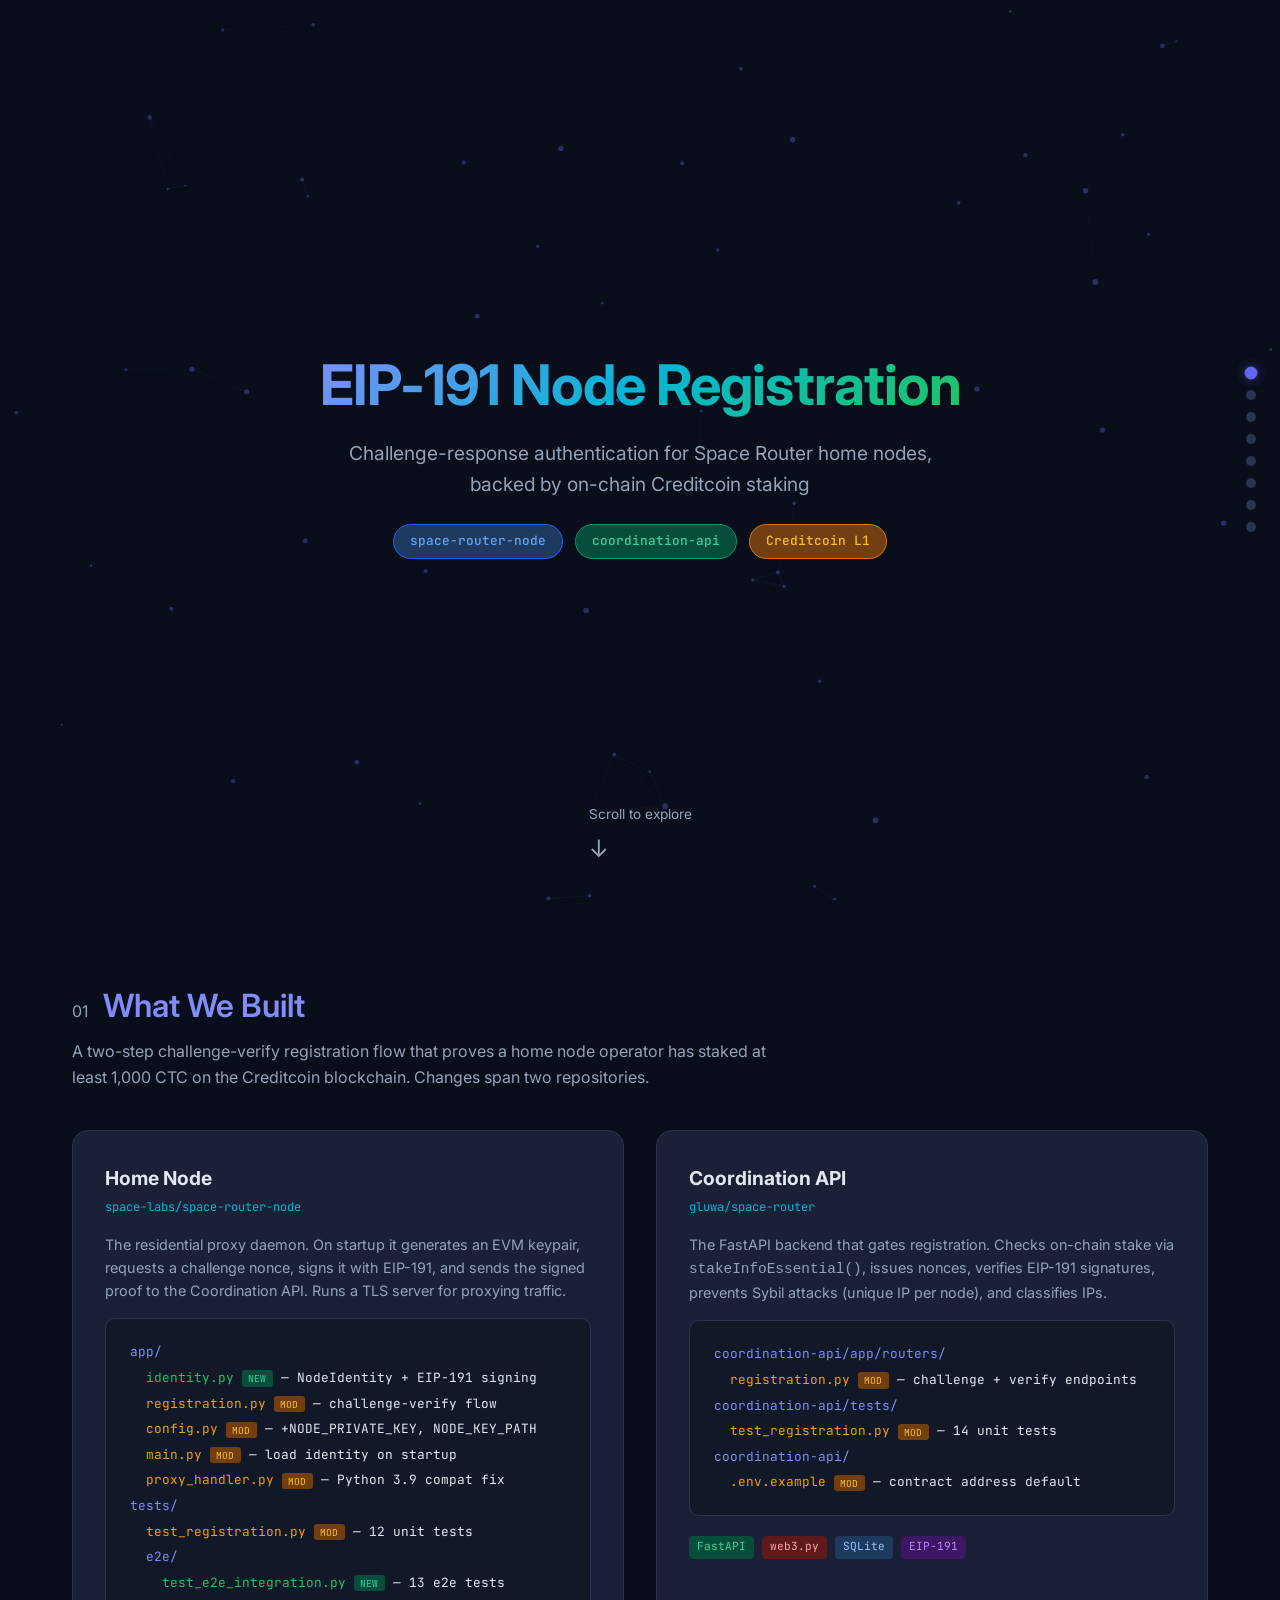
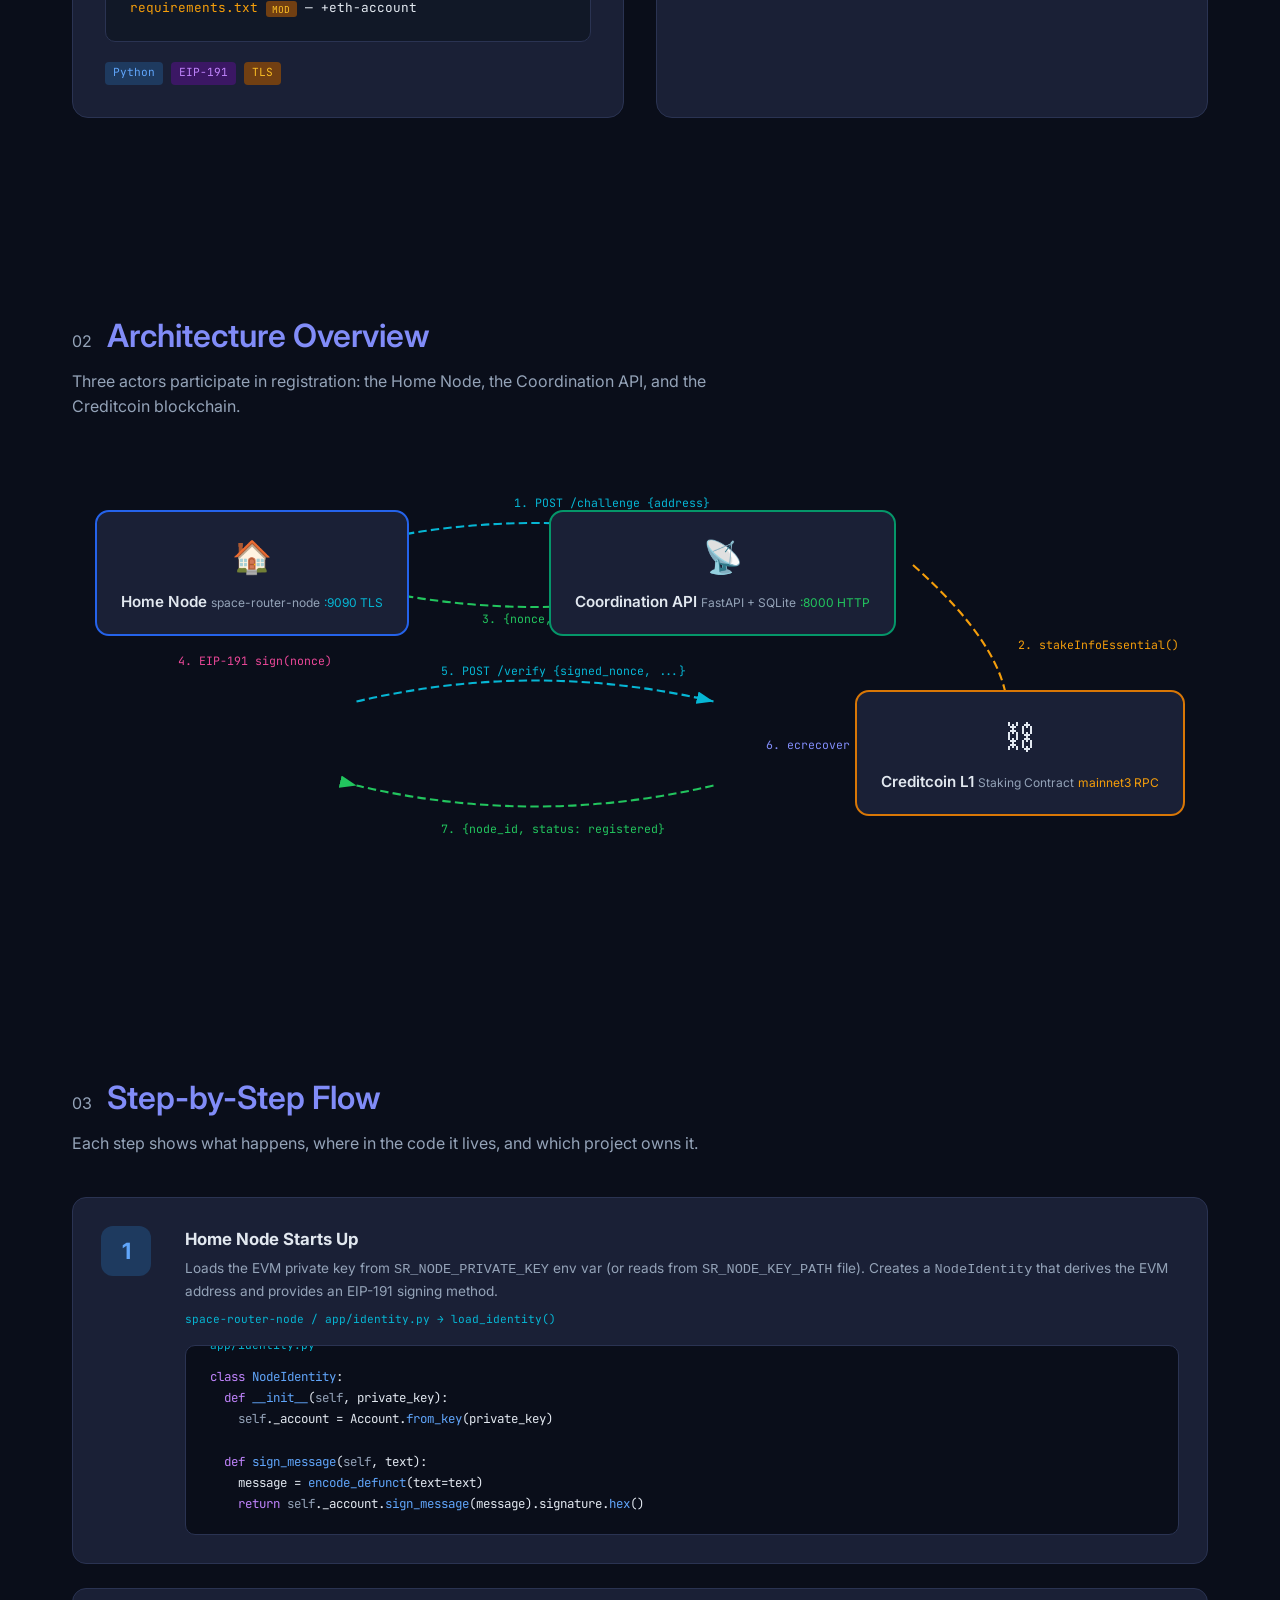
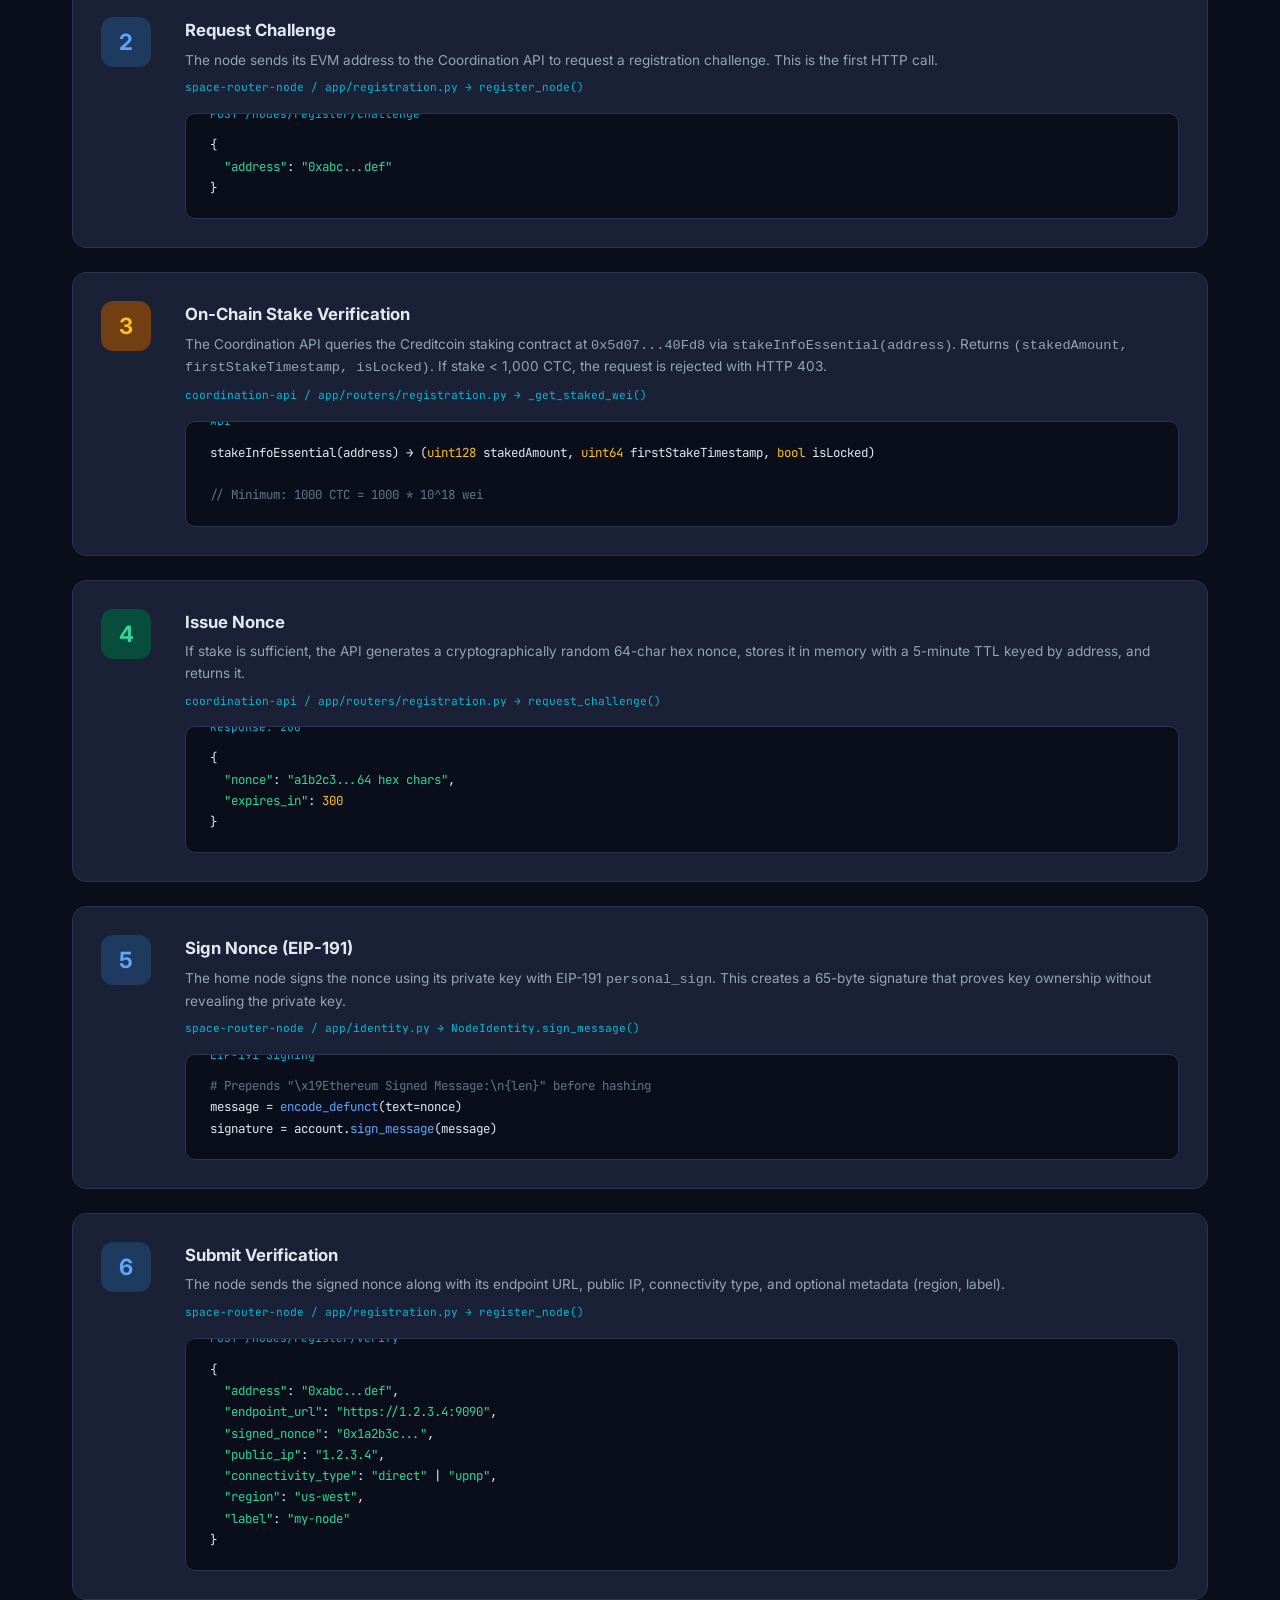
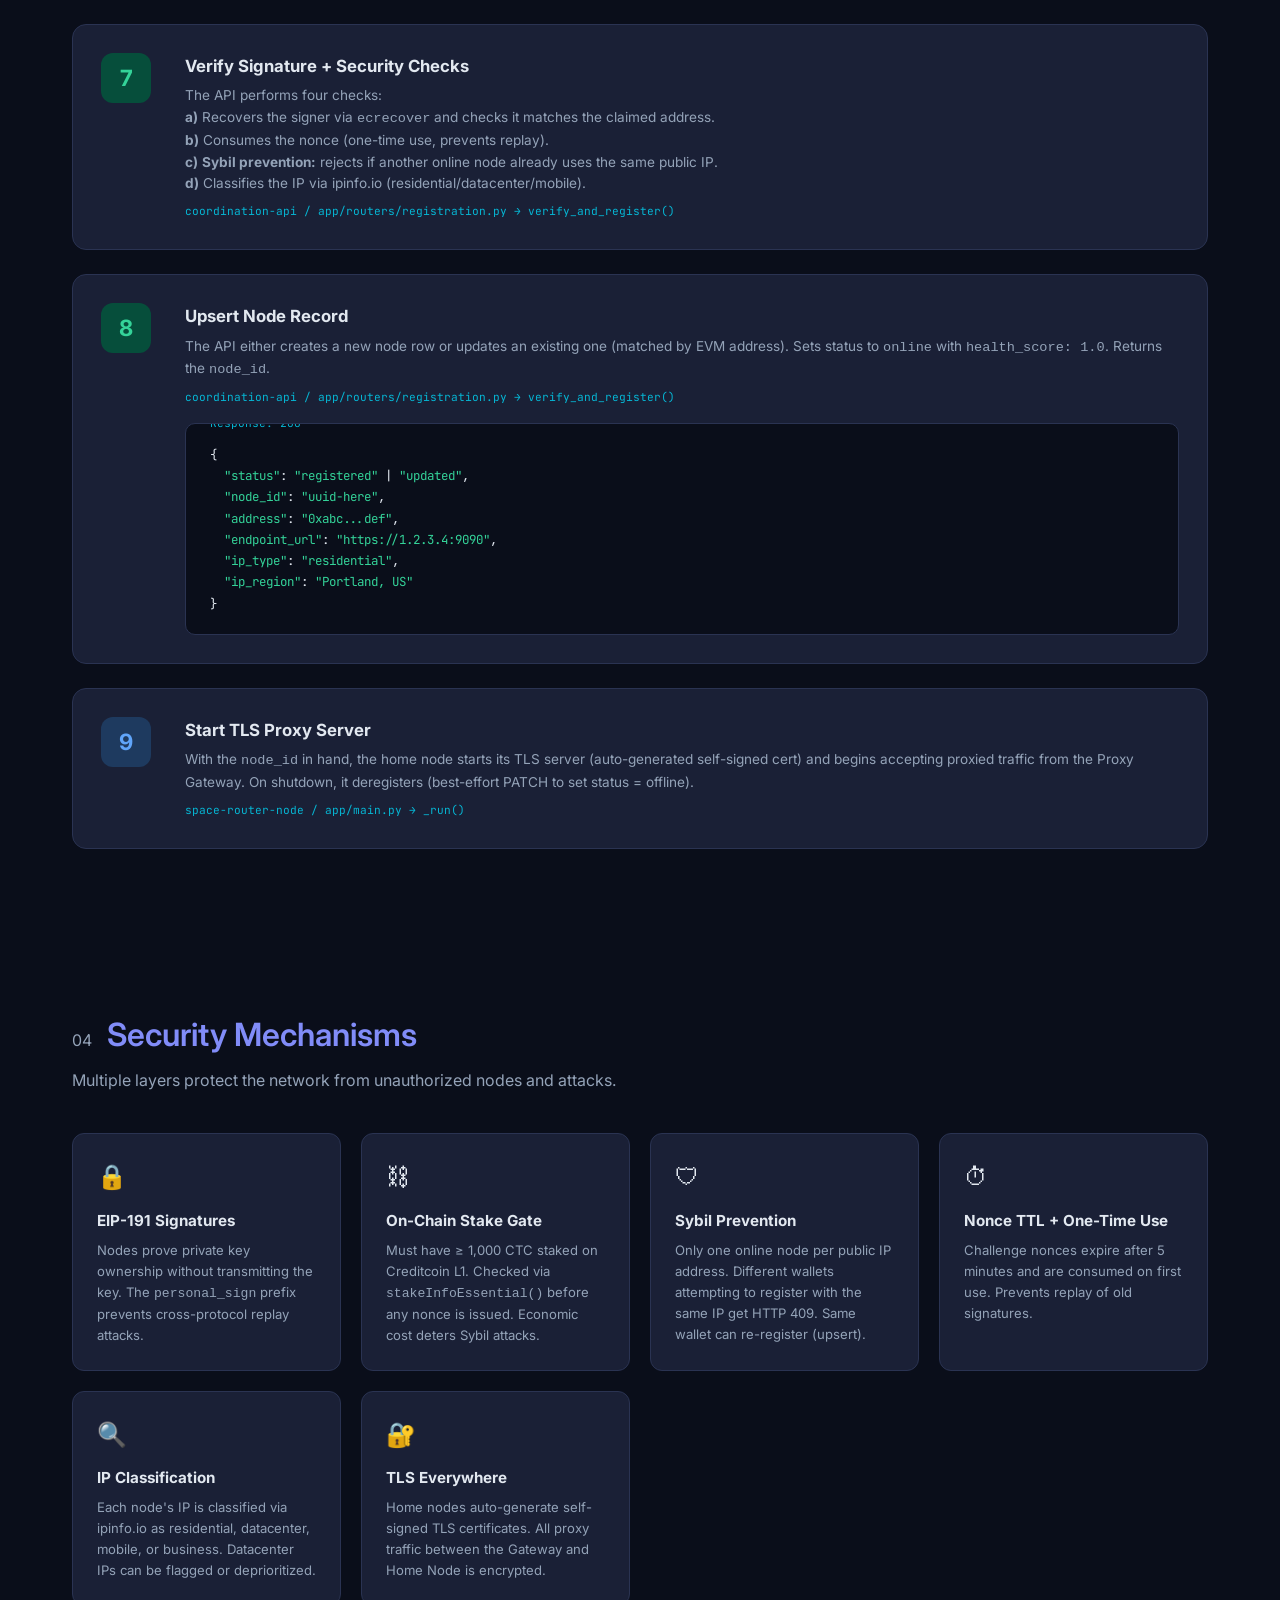
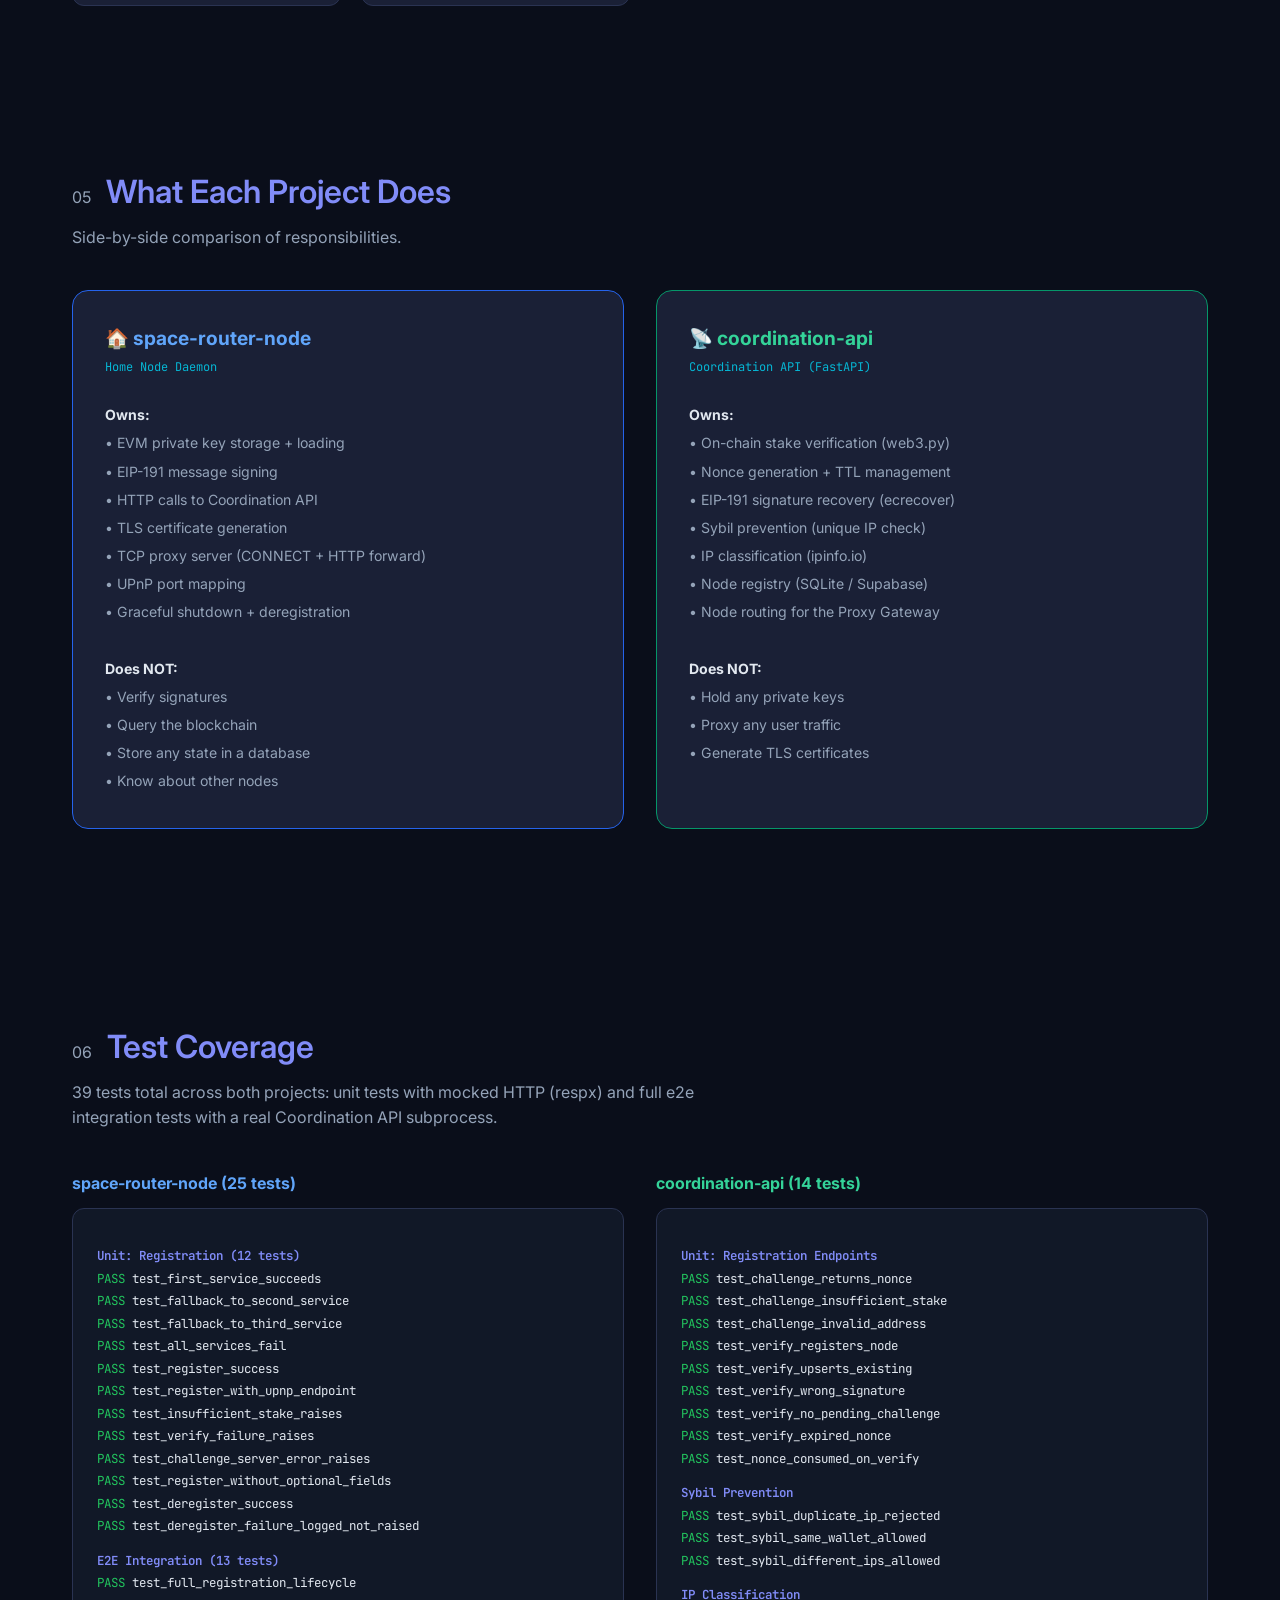
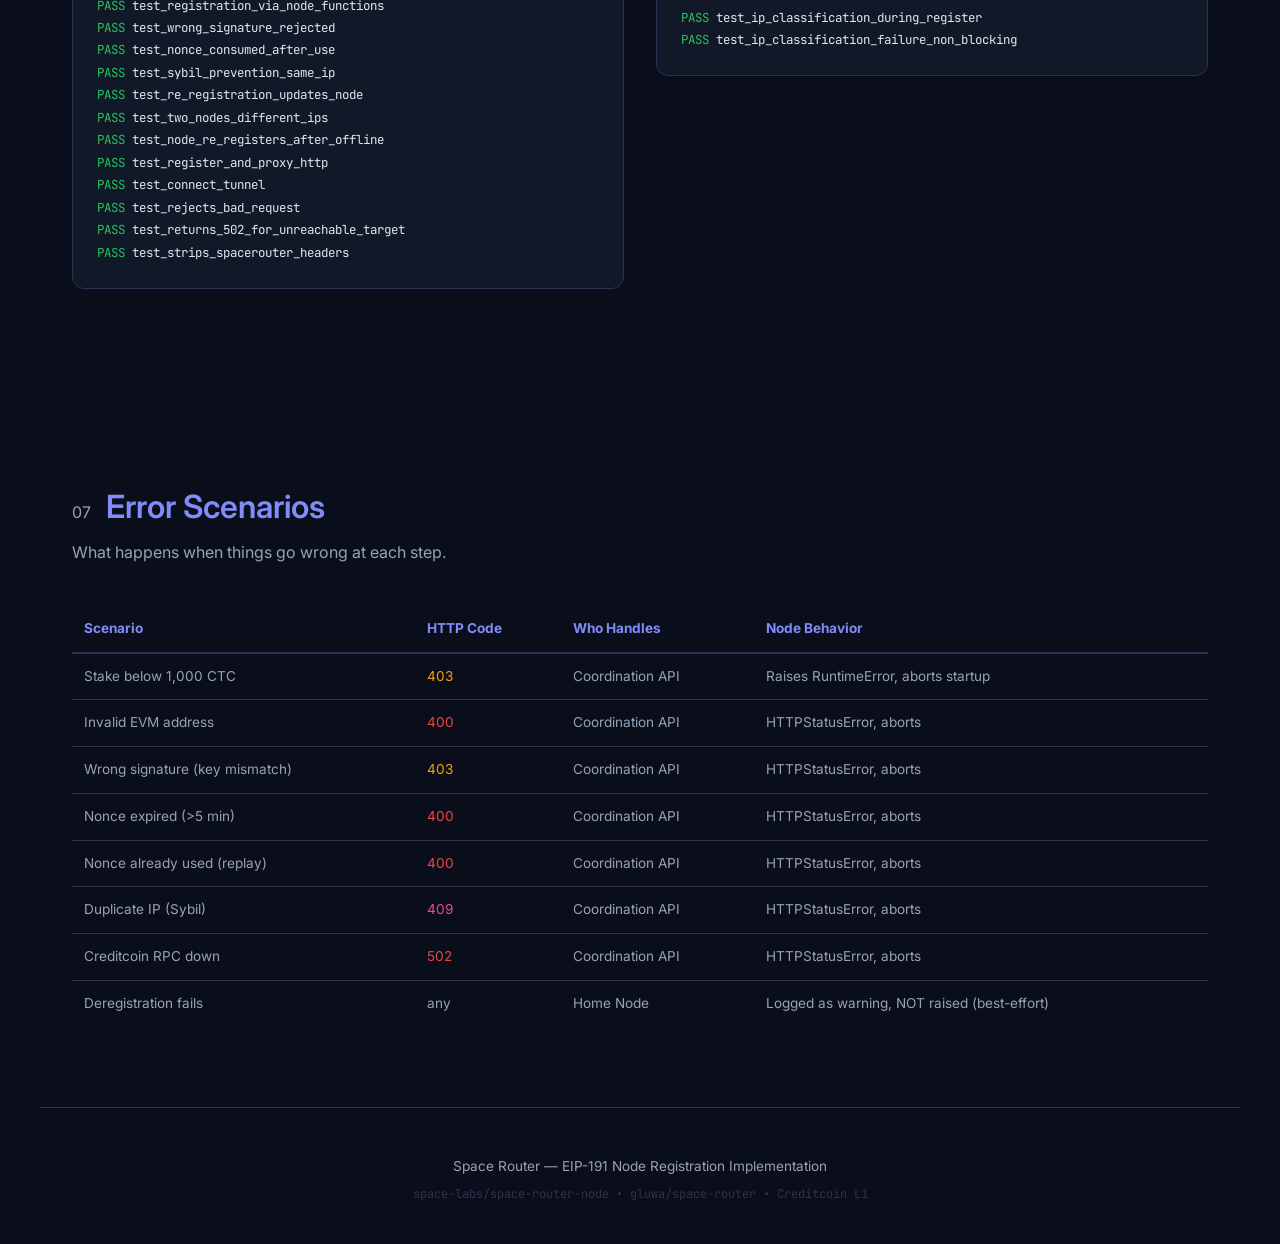
<file: docs/eip191-registration-flow.html>
<!DOCTYPE html>
<html lang="en">
<head>
<meta charset="UTF-8">
<meta name="viewport" content="width=device-width, initial-scale=1.0">
<title>EIP-191 Node Registration — Implementation Guide</title>
<style>
  @import url('https://fonts.googleapis.com/css2?family=Inter:wght@300;400;500;600;700&family=JetBrains+Mono:wght@400;500&display=swap');

  :root {
    --bg: #0a0e1a;
    --bg2: #111827;
    --card: #1a2036;
    --border: #2a3352;
    --accent: #6366f1;
    --accent2: #818cf8;
    --green: #22c55e;
    --orange: #f59e0b;
    --red: #ef4444;
    --cyan: #06b6d4;
    --pink: #ec4899;
    --text: #e2e8f0;
    --muted: #94a3b8;
    --yellow: #eab308;
  }

  * { margin: 0; padding: 0; box-sizing: border-box; }

  body {
    font-family: 'Inter', sans-serif;
    background: var(--bg);
    color: var(--text);
    overflow-x: hidden;
    line-height: 1.6;
  }

  /* ── Hero ── */
  .hero {
    min-height: 100vh;
    display: flex;
    flex-direction: column;
    align-items: center;
    justify-content: center;
    position: relative;
    overflow: hidden;
  }

  .hero canvas {
    position: absolute;
    top: 0; left: 0;
    width: 100%; height: 100%;
    z-index: 0;
  }

  .hero-content {
    position: relative;
    z-index: 1;
    text-align: center;
    animation: fadeUp 1s ease-out;
  }

  .hero h1 {
    font-size: 3.5rem;
    font-weight: 700;
    background: linear-gradient(135deg, #818cf8, #06b6d4, #22c55e);
    -webkit-background-clip: text;
    -webkit-text-fill-color: transparent;
    margin-bottom: 0.5rem;
    letter-spacing: -1px;
  }

  .hero .subtitle {
    font-size: 1.2rem;
    color: var(--muted);
    margin-bottom: 1rem;
    max-width: 650px;
  }

  .hero .badge-row {
    display: flex;
    gap: 0.75rem;
    justify-content: center;
    flex-wrap: wrap;
    margin-top: 1.5rem;
  }

  .badge {
    padding: 0.4rem 1rem;
    border-radius: 20px;
    font-size: 0.8rem;
    font-weight: 500;
    font-family: 'JetBrains Mono', monospace;
  }

  .badge-node { background: #1e3a5f; color: #60a5fa; border: 1px solid #2563eb; }
  .badge-coord { background: #064e3b; color: #34d399; border: 1px solid #059669; }
  .badge-chain { background: #713f12; color: #fbbf24; border: 1px solid #d97706; }

  .scroll-hint {
    position: absolute;
    bottom: 2rem;
    z-index: 1;
    animation: bounce 2s infinite;
    color: var(--muted);
    font-size: 0.85rem;
    cursor: pointer;
  }

  .scroll-hint span { display: block; margin-top: 0.25rem; font-size: 1.5rem; }

  @keyframes bounce {
    0%, 100% { transform: translateY(0); }
    50% { transform: translateY(8px); }
  }

  @keyframes fadeUp {
    from { opacity: 0; transform: translateY(30px); }
    to { opacity: 1; transform: translateY(0); }
  }

  @keyframes dashflow {
    to { stroke-dashoffset: -12; }
  }

  @keyframes pulse-glow {
    0%, 100% { box-shadow: 0 0 8px rgba(99,102,241,0.3); }
    50% { box-shadow: 0 0 20px rgba(99,102,241,0.6); }
  }

  @keyframes slideIn {
    from { opacity: 0; transform: translateX(-30px); }
    to { opacity: 1; transform: translateX(0); }
  }

  /* ── Sections ── */
  section {
    max-width: 1200px;
    margin: 0 auto;
    padding: 5rem 2rem;
  }

  section h2 {
    font-size: 2rem;
    font-weight: 600;
    margin-bottom: 0.5rem;
    color: var(--accent2);
  }

  section h2 .num {
    color: var(--muted);
    font-weight: 400;
    font-size: 1rem;
    margin-right: 0.5rem;
  }

  .section-sub {
    color: var(--muted);
    margin-bottom: 2.5rem;
    max-width: 700px;
  }

  /* ── Two-column layout ── */
  .two-col {
    display: grid;
    grid-template-columns: 1fr 1fr;
    gap: 2rem;
    margin-bottom: 2rem;
  }

  @media (max-width: 768px) {
    .two-col { grid-template-columns: 1fr; }
    .hero h1 { font-size: 2.2rem; }
  }

  /* ── Repo card ── */
  .repo-card {
    background: var(--card);
    border: 1px solid var(--border);
    border-radius: 16px;
    padding: 2rem;
    transition: border-color 0.3s, transform 0.3s;
  }

  .repo-card:hover {
    border-color: var(--accent);
    transform: translateY(-2px);
  }

  .repo-card h3 {
    font-size: 1.2rem;
    margin-bottom: 0.25rem;
    display: flex;
    align-items: center;
    gap: 0.5rem;
  }

  .repo-card .repo-path {
    font-family: 'JetBrains Mono', monospace;
    font-size: 0.75rem;
    color: var(--cyan);
    margin-bottom: 1rem;
  }

  .repo-card p { font-size: 0.9rem; color: var(--muted); }

  /* ── File tree ── */
  .file-tree {
    background: var(--bg2);
    border-radius: 10px;
    padding: 1.25rem 1.5rem;
    font-family: 'JetBrains Mono', monospace;
    font-size: 0.8rem;
    line-height: 2;
    margin-top: 1rem;
    border: 1px solid var(--border);
    overflow-x: auto;
  }

  .file-tree .new { color: var(--green); }
  .file-tree .modified { color: var(--orange); }
  .file-tree .unchanged { color: var(--muted); }
  .file-tree .dir { color: var(--accent2); }
  .file-tree .badge-sm {
    font-size: 0.6rem;
    padding: 0.1rem 0.4rem;
    border-radius: 3px;
    margin-left: 0.5rem;
  }
  .file-tree .badge-new { background: #064e3b; color: #34d399; }
  .file-tree .badge-mod { background: #713f12; color: #fbbf24; }

  /* ── Animated sequence diagram ── */
  .sequence-container {
    background: var(--bg2);
    border-radius: 16px;
    padding: 2rem;
    border: 1px solid var(--border);
    overflow-x: auto;
    position: relative;
  }

  .seq-actors {
    display: flex;
    justify-content: space-between;
    padding: 0 2rem;
    margin-bottom: 1.5rem;
  }

  .seq-actor {
    text-align: center;
    min-width: 140px;
    font-weight: 600;
    font-size: 0.85rem;
    padding: 0.6rem 1.2rem;
    border-radius: 10px;
    background: var(--card);
    border: 1px solid var(--border);
  }

  .seq-actor.node { border-color: #2563eb; }
  .seq-actor.coord { border-color: #059669; }
  .seq-actor.chain { border-color: #d97706; }

  .seq-lifelines {
    position: relative;
    min-height: 500px;
    display: flex;
    justify-content: space-between;
    padding: 0 2rem;
  }

  .seq-lifeline {
    width: 2px;
    background: var(--border);
    position: relative;
    min-width: 140px;
    display: flex;
    justify-content: center;
  }

  .seq-lifeline::before {
    content: '';
    position: absolute;
    left: 50%;
    transform: translateX(-50%);
    width: 2px;
    height: 100%;
    background: repeating-linear-gradient(
      180deg,
      var(--border) 0px,
      var(--border) 6px,
      transparent 6px,
      transparent 12px
    );
  }

  .seq-messages {
    position: absolute;
    top: 0;
    left: 0;
    width: 100%;
    height: 100%;
    pointer-events: none;
  }

  .seq-msg {
    position: absolute;
    display: flex;
    align-items: center;
    opacity: 0;
    transition: opacity 0.5s ease;
    pointer-events: auto;
  }

  .seq-msg.visible { opacity: 1; }

  .seq-msg .arrow-line {
    height: 2px;
    flex: 1;
    position: relative;
  }

  .seq-msg .arrow-line::after {
    content: '';
    position: absolute;
    right: -1px;
    top: -4px;
    border: 5px solid transparent;
  }

  .seq-msg.right .arrow-line {
    background: linear-gradient(90deg, var(--cyan), var(--accent));
  }
  .seq-msg.right .arrow-line::after {
    border-left-color: var(--accent);
  }

  .seq-msg.left .arrow-line {
    background: linear-gradient(90deg, var(--accent), var(--green));
  }
  .seq-msg.left .arrow-line::after {
    right: auto;
    left: -1px;
    border-right-color: var(--green);
    border-left-color: transparent;
  }

  .seq-label {
    position: absolute;
    top: -22px;
    font-size: 0.72rem;
    font-family: 'JetBrains Mono', monospace;
    white-space: nowrap;
    padding: 0.15rem 0.5rem;
    border-radius: 4px;
    background: var(--card);
    border: 1px solid var(--border);
  }

  .seq-label.above { top: -22px; }

  /* ── Step cards ── */
  .step-cards {
    display: flex;
    flex-direction: column;
    gap: 1.5rem;
  }

  .step-card {
    display: grid;
    grid-template-columns: 60px 1fr;
    gap: 1.5rem;
    background: var(--card);
    border: 1px solid var(--border);
    border-radius: 14px;
    padding: 1.75rem;
    opacity: 0;
    transform: translateY(20px);
    transition: all 0.5s ease;
  }

  .step-card.visible {
    opacity: 1;
    transform: translateY(0);
  }

  .step-card:hover {
    border-color: var(--accent);
  }

  .step-num {
    width: 50px;
    height: 50px;
    border-radius: 12px;
    display: flex;
    align-items: center;
    justify-content: center;
    font-size: 1.4rem;
    font-weight: 700;
    flex-shrink: 0;
  }

  .step-num.node-step { background: #1e3a5f; color: #60a5fa; }
  .step-num.coord-step { background: #064e3b; color: #34d399; }
  .step-num.chain-step { background: #713f12; color: #fbbf24; }
  .step-num.both-step { background: #3b1764; color: #c084fc; }

  .step-card h3 { font-size: 1.05rem; margin-bottom: 0.35rem; }
  .step-card p { font-size: 0.85rem; color: var(--muted); }
  .step-card .where {
    font-family: 'JetBrains Mono', monospace;
    font-size: 0.7rem;
    color: var(--cyan);
    margin-top: 0.5rem;
  }

  /* ── Code block ── */
  .code-block {
    background: var(--bg);
    border: 1px solid var(--border);
    border-radius: 10px;
    padding: 1.25rem 1.5rem;
    font-family: 'JetBrains Mono', monospace;
    font-size: 0.78rem;
    line-height: 1.7;
    overflow-x: auto;
    margin-top: 1rem;
    position: relative;
  }

  .code-block .code-title {
    position: absolute;
    top: -0.6rem;
    left: 1rem;
    background: var(--bg);
    padding: 0 0.5rem;
    font-size: 0.7rem;
    color: var(--cyan);
  }

  .code-block .kw { color: #c084fc; }
  .code-block .fn { color: #60a5fa; }
  .code-block .str { color: #34d399; }
  .code-block .cmt { color: #64748b; }
  .code-block .num { color: #fbbf24; }
  .code-block .op { color: #94a3b8; }

  /* ── Security matrix ── */
  .security-grid {
    display: grid;
    grid-template-columns: repeat(auto-fit, minmax(260px, 1fr));
    gap: 1.25rem;
  }

  .sec-card {
    background: var(--card);
    border: 1px solid var(--border);
    border-radius: 12px;
    padding: 1.5rem;
    transition: all 0.3s;
  }

  .sec-card:hover { border-color: var(--accent); transform: translateY(-2px); }

  .sec-card .sec-icon { font-size: 1.5rem; margin-bottom: 0.75rem; display: block; }
  .sec-card h4 { font-size: 0.95rem; margin-bottom: 0.4rem; }
  .sec-card p { font-size: 0.82rem; color: var(--muted); }

  /* ── Test results ── */
  .test-results {
    background: var(--bg2);
    border: 1px solid var(--border);
    border-radius: 12px;
    padding: 1.5rem;
    font-family: 'JetBrains Mono', monospace;
    font-size: 0.78rem;
    line-height: 1.8;
  }

  .test-pass { color: var(--green); }
  .test-fail { color: var(--red); }
  .test-section { color: var(--accent2); font-weight: 600; margin-top: 0.75rem; display: block; }

  /* ── Tags ── */
  .tag {
    display: inline-block;
    padding: 0.15rem 0.5rem;
    border-radius: 4px;
    font-size: 0.7rem;
    font-family: 'JetBrains Mono', monospace;
    margin-top: 0.5rem;
    margin-right: 0.25rem;
  }
  .tag-python { background: #1e3a5f; color: #60a5fa; }
  .tag-fastapi { background: #064e3b; color: #34d399; }
  .tag-eip191 { background: #3b1764; color: #c084fc; }
  .tag-tls { background: #713f12; color: #fbbf24; }
  .tag-sqlite { background: #1e3a5f; color: #93c5fd; }
  .tag-web3 { background: #5c1a1a; color: #fca5a5; }

  /* ── Footer ── */
  footer {
    text-align: center;
    padding: 3rem 2rem;
    color: var(--muted);
    font-size: 0.85rem;
    border-top: 1px solid var(--border);
    max-width: 1200px;
    margin: 0 auto;
  }

  /* ── Interactive flow ── */
  .interactive-flow {
    position: relative;
    min-height: 420px;
    margin: 2rem 0;
  }

  .flow-entity {
    position: absolute;
    background: var(--card);
    border: 2px solid var(--border);
    border-radius: 14px;
    padding: 1.2rem 1.5rem;
    text-align: center;
    min-width: 180px;
    transition: all 0.3s;
    cursor: default;
  }

  .flow-entity:hover {
    border-color: var(--accent);
    transform: scale(1.03);
  }

  .flow-entity .entity-icon { font-size: 2rem; margin-bottom: 0.4rem; display: block; }
  .flow-entity .entity-name { font-weight: 600; font-size: 0.95rem; }
  .flow-entity .entity-detail { font-size: 0.75rem; color: var(--muted); margin-top: 0.2rem; }

  .flow-entity.home-node { border-color: #2563eb; }
  .flow-entity.coord-api { border-color: #059669; }
  .flow-entity.blockchain { border-color: #d97706; }
  .flow-entity.target { border-color: #7c3aed; }
  .flow-entity.gateway { border-color: #ec4899; }

  /* ── Animated arrows in SVG overlay ── */
  .flow-svg {
    position: absolute;
    top: 0; left: 0;
    width: 100%; height: 100%;
    pointer-events: none;
  }

  .flow-svg .arrow-path {
    stroke-width: 2;
    fill: none;
    stroke-dasharray: 8 4;
    animation: dashflow 1s linear infinite;
  }

  .flow-svg .arrow-head {
    fill: var(--accent);
  }

  /* ── Tooltip ── */
  .tooltip {
    position: relative;
  }

  .tooltip .tip-text {
    visibility: hidden;
    background: var(--card);
    border: 1px solid var(--accent);
    color: var(--text);
    text-align: left;
    border-radius: 8px;
    padding: 0.75rem 1rem;
    position: absolute;
    z-index: 10;
    bottom: 110%;
    left: 50%;
    transform: translateX(-50%);
    width: 280px;
    font-size: 0.78rem;
    font-weight: 400;
    opacity: 0;
    transition: opacity 0.3s;
    pointer-events: none;
  }

  .tooltip:hover .tip-text {
    visibility: visible;
    opacity: 1;
  }

  /* ── Nav dots ── */
  .nav-dots {
    position: fixed;
    right: 1.5rem;
    top: 50%;
    transform: translateY(-50%);
    z-index: 100;
    display: flex;
    flex-direction: column;
    gap: 0.75rem;
  }

  .nav-dot {
    width: 10px;
    height: 10px;
    border-radius: 50%;
    background: var(--border);
    cursor: pointer;
    transition: all 0.3s;
  }

  .nav-dot.active {
    background: var(--accent);
    box-shadow: 0 0 8px rgba(99,102,241,0.5);
    transform: scale(1.3);
  }
</style>
</head>
<body>

<!-- Nav dots -->
<div class="nav-dots" id="navDots"></div>

<!-- ═══════════════════════════════════════════════════════════════════ -->
<!-- HERO -->
<!-- ═══════════════════════════════════════════════════════════════════ -->
<div class="hero" id="sec-hero">
  <canvas id="heroCanvas"></canvas>
  <div class="hero-content">
    <h1>EIP-191 Node Registration</h1>
    <p class="subtitle">
      Challenge-response authentication for Space Router home nodes,
      backed by on-chain Creditcoin staking
    </p>
    <div class="badge-row">
      <span class="badge badge-node">space-router-node</span>
      <span class="badge badge-coord">coordination-api</span>
      <span class="badge badge-chain">Creditcoin L1</span>
    </div>
  </div>
  <div class="scroll-hint" onclick="document.getElementById('sec-overview').scrollIntoView({behavior:'smooth'})">
    Scroll to explore
    <span>&darr;</span>
  </div>
</div>

<!-- ═══════════════════════════════════════════════════════════════════ -->
<!-- 1. OVERVIEW -->
<!-- ═══════════════════════════════════════════════════════════════════ -->
<section id="sec-overview">
  <h2><span class="num">01</span> What We Built</h2>
  <p class="section-sub">
    A two-step challenge-verify registration flow that proves a home node operator
    has staked at least 1,000 CTC on the Creditcoin blockchain. Changes span two repositories.
  </p>

  <div class="two-col">
    <div class="repo-card">
      <h3>Home Node</h3>
      <div class="repo-path">space-labs/space-router-node</div>
      <p>
        The residential proxy daemon. On startup it generates an EVM keypair,
        requests a challenge nonce, signs it with EIP-191, and sends the
        signed proof to the Coordination API. Runs a TLS server for
        proxying traffic.
      </p>
      <div class="file-tree">
        <span class="dir">app/</span><br>
        &nbsp;&nbsp;<span class="new">identity.py</span><span class="badge-sm badge-new">NEW</span> &mdash; NodeIdentity + EIP-191 signing<br>
        &nbsp;&nbsp;<span class="modified">registration.py</span><span class="badge-sm badge-mod">MOD</span> &mdash; challenge-verify flow<br>
        &nbsp;&nbsp;<span class="modified">config.py</span><span class="badge-sm badge-mod">MOD</span> &mdash; +NODE_PRIVATE_KEY, NODE_KEY_PATH<br>
        &nbsp;&nbsp;<span class="modified">main.py</span><span class="badge-sm badge-mod">MOD</span> &mdash; load identity on startup<br>
        &nbsp;&nbsp;<span class="modified">proxy_handler.py</span><span class="badge-sm badge-mod">MOD</span> &mdash; Python 3.9 compat fix<br>
        <span class="dir">tests/</span><br>
        &nbsp;&nbsp;<span class="modified">test_registration.py</span><span class="badge-sm badge-mod">MOD</span> &mdash; 12 unit tests<br>
        &nbsp;&nbsp;<span class="dir">e2e/</span><br>
        &nbsp;&nbsp;&nbsp;&nbsp;<span class="new">test_e2e_integration.py</span><span class="badge-sm badge-new">NEW</span> &mdash; 13 e2e tests<br>
        <span class="modified">requirements.txt</span><span class="badge-sm badge-mod">MOD</span> &mdash; +eth-account
      </div>
      <div style="margin-top:0.75rem">
        <span class="tag tag-python">Python</span>
        <span class="tag tag-eip191">EIP-191</span>
        <span class="tag tag-tls">TLS</span>
      </div>
    </div>

    <div class="repo-card">
      <h3>Coordination API</h3>
      <div class="repo-path">gluwa/space-router</div>
      <p>
        The FastAPI backend that gates registration. Checks on-chain stake via
        <code>stakeInfoEssential()</code>, issues nonces, verifies EIP-191
        signatures, prevents Sybil attacks (unique IP per node), and classifies IPs.
      </p>
      <div class="file-tree">
        <span class="dir">coordination-api/app/routers/</span><br>
        &nbsp;&nbsp;<span class="modified">registration.py</span><span class="badge-sm badge-mod">MOD</span> &mdash; challenge + verify endpoints<br>
        <span class="dir">coordination-api/tests/</span><br>
        &nbsp;&nbsp;<span class="modified">test_registration.py</span><span class="badge-sm badge-mod">MOD</span> &mdash; 14 unit tests<br>
        <span class="dir">coordination-api/</span><br>
        &nbsp;&nbsp;<span class="modified">.env.example</span><span class="badge-sm badge-mod">MOD</span> &mdash; contract address default
      </div>
      <div style="margin-top:0.75rem">
        <span class="tag tag-fastapi">FastAPI</span>
        <span class="tag tag-web3">web3.py</span>
        <span class="tag tag-sqlite">SQLite</span>
        <span class="tag tag-eip191">EIP-191</span>
      </div>
    </div>
  </div>
</section>

<!-- ═══════════════════════════════════════════════════════════════════ -->
<!-- 2. ARCHITECTURE FLOW -->
<!-- ═══════════════════════════════════════════════════════════════════ -->
<section id="sec-arch">
  <h2><span class="num">02</span> Architecture Overview</h2>
  <p class="section-sub">
    Three actors participate in registration: the Home Node, the Coordination API,
    and the Creditcoin blockchain.
  </p>

  <div class="interactive-flow" id="archFlow">
    <svg class="flow-svg" viewBox="0 0 1000 400" preserveAspectRatio="xMidYMid meet">
      <!-- Node -> Coord: Challenge -->
      <path class="arrow-path" stroke="var(--cyan)" d="M 230 80 Q 400 40, 570 80" marker-end="url(#arrowCyan)"/>
      <text x="380" y="45" fill="var(--cyan)" font-size="11" font-family="JetBrains Mono">1. POST /challenge {address}</text>

      <!-- Coord -> Chain: Stake check -->
      <path class="arrow-path" stroke="var(--orange)" d="M 760 100 Q 850 180, 850 240" marker-end="url(#arrowOrange)"/>
      <text x="860" y="180" fill="var(--orange)" font-size="11" font-family="JetBrains Mono">2. stakeInfoEssential()</text>

      <!-- Coord -> Node: Nonce -->
      <path class="arrow-path" stroke="var(--green)" d="M 570 120 Q 400 160, 230 120" marker-end="url(#arrowGreen)"/>
      <text x="350" y="155" fill="var(--green)" font-size="11" font-family="JetBrains Mono">3. {nonce, expires_in}</text>

      <!-- Node signs locally -->
      <text x="60" y="195" fill="var(--pink)" font-size="11" font-family="JetBrains Mono">4. EIP-191 sign(nonce)</text>

      <!-- Node -> Coord: Verify -->
      <path class="arrow-path" stroke="var(--cyan)" d="M 230 230 Q 400 190, 570 230" marker-end="url(#arrowCyan)"/>
      <text x="310" y="205" fill="var(--cyan)" font-size="11" font-family="JetBrains Mono">5. POST /verify {signed_nonce, ...}</text>

      <!-- Coord verifies + upserts -->
      <text x="620" y="275" fill="var(--accent2)" font-size="11" font-family="JetBrains Mono">6. ecrecover + Sybil check + upsert</text>

      <!-- Coord -> Node: Registered -->
      <path class="arrow-path" stroke="var(--green)" d="M 570 310 Q 400 350, 230 310" marker-end="url(#arrowGreen)"/>
      <text x="310" y="355" fill="var(--green)" font-size="11" font-family="JetBrains Mono">7. {node_id, status: registered}</text>

      <defs>
        <marker id="arrowCyan" markerWidth="8" markerHeight="6" refX="8" refY="3" orient="auto">
          <polygon points="0 0, 8 3, 0 6" fill="var(--cyan)"/>
        </marker>
        <marker id="arrowGreen" markerWidth="8" markerHeight="6" refX="0" refY="3" orient="auto">
          <polygon points="8 0, 0 3, 8 6" fill="var(--green)"/>
        </marker>
        <marker id="arrowOrange" markerWidth="8" markerHeight="6" refX="8" refY="3" orient="auto">
          <polygon points="0 0, 8 3, 0 6" fill="var(--orange)"/>
        </marker>
      </defs>
    </svg>

    <div class="flow-entity home-node" style="left:2%; top:50px; min-width:200px;">
      <span class="entity-icon">&#x1f3e0;</span>
      <span class="entity-name">Home Node</span>
      <span class="entity-detail">space-router-node</span>
      <span class="entity-detail" style="color:var(--cyan)">:9090 TLS</span>
    </div>

    <div class="flow-entity coord-api" style="left:42%; top:50px; min-width:210px;">
      <span class="entity-icon">&#x1f4e1;</span>
      <span class="entity-name">Coordination API</span>
      <span class="entity-detail">FastAPI + SQLite</span>
      <span class="entity-detail" style="color:var(--green)">:8000 HTTP</span>
    </div>

    <div class="flow-entity blockchain" style="right:2%; top:230px; min-width:190px;">
      <span class="entity-icon">&#x26d3;</span>
      <span class="entity-name">Creditcoin L1</span>
      <span class="entity-detail">Staking Contract</span>
      <span class="entity-detail" style="color:var(--orange)">mainnet3 RPC</span>
    </div>
  </div>
</section>

<!-- ═══════════════════════════════════════════════════════════════════ -->
<!-- 3. STEP-BY-STEP -->
<!-- ═══════════════════════════════════════════════════════════════════ -->
<section id="sec-steps">
  <h2><span class="num">03</span> Step-by-Step Flow</h2>
  <p class="section-sub">
    Each step shows what happens, where in the code it lives, and which project owns it.
  </p>

  <div class="step-cards">
    <div class="step-card" data-anim>
      <div class="step-num node-step">1</div>
      <div>
        <h3>Home Node Starts Up</h3>
        <p>
          Loads the EVM private key from <code>SR_NODE_PRIVATE_KEY</code> env var
          (or reads from <code>SR_NODE_KEY_PATH</code> file). Creates a <code>NodeIdentity</code>
          that derives the EVM address and provides an EIP-191 signing method.
        </p>
        <div class="where">space-router-node / app/identity.py &rarr; load_identity()</div>
        <div class="code-block">
          <span class="code-title">app/identity.py</span>
          <span class="kw">class</span> <span class="fn">NodeIdentity</span>:<br>
          &nbsp;&nbsp;<span class="kw">def</span> <span class="fn">__init__</span>(<span class="op">self</span>, private_key):<br>
          &nbsp;&nbsp;&nbsp;&nbsp;<span class="op">self</span>._account = Account.<span class="fn">from_key</span>(private_key)<br>
          <br>
          &nbsp;&nbsp;<span class="kw">def</span> <span class="fn">sign_message</span>(<span class="op">self</span>, text):<br>
          &nbsp;&nbsp;&nbsp;&nbsp;message = <span class="fn">encode_defunct</span>(text=text)<br>
          &nbsp;&nbsp;&nbsp;&nbsp;<span class="kw">return</span> <span class="op">self</span>._account.<span class="fn">sign_message</span>(message).signature.<span class="fn">hex</span>()
        </div>
      </div>
    </div>

    <div class="step-card" data-anim>
      <div class="step-num node-step">2</div>
      <div>
        <h3>Request Challenge</h3>
        <p>
          The node sends its EVM address to the Coordination API to request a
          registration challenge. This is the first HTTP call.
        </p>
        <div class="where">space-router-node / app/registration.py &rarr; register_node()</div>
        <div class="code-block">
          <span class="code-title">POST /nodes/register/challenge</span>
          {<br>
          &nbsp;&nbsp;<span class="str">"address"</span>: <span class="str">"0xabc...def"</span><br>
          }
        </div>
      </div>
    </div>

    <div class="step-card" data-anim>
      <div class="step-num chain-step">3</div>
      <div>
        <h3>On-Chain Stake Verification</h3>
        <p>
          The Coordination API queries the Creditcoin staking contract at
          <code>0x5d07...40Fd8</code> via <code>stakeInfoEssential(address)</code>.
          Returns <code>(stakedAmount, firstStakeTimestamp, isLocked)</code>.
          If stake &lt; 1,000 CTC, the request is rejected with HTTP 403.
        </p>
        <div class="where">coordination-api / app/routers/registration.py &rarr; _get_staked_wei()</div>
        <div class="code-block">
          <span class="code-title">ABI</span>
          stakeInfoEssential(address) &rarr; (<span class="num">uint128</span> stakedAmount, <span class="num">uint64</span> firstStakeTimestamp, <span class="num">bool</span> isLocked)<br>
          <br>
          <span class="cmt">// Minimum: 1000 CTC = 1000 * 10^18 wei</span>
        </div>
      </div>
    </div>

    <div class="step-card" data-anim>
      <div class="step-num coord-step">4</div>
      <div>
        <h3>Issue Nonce</h3>
        <p>
          If stake is sufficient, the API generates a cryptographically random 64-char hex nonce,
          stores it in memory with a 5-minute TTL keyed by address, and returns it.
        </p>
        <div class="where">coordination-api / app/routers/registration.py &rarr; request_challenge()</div>
        <div class="code-block">
          <span class="code-title">Response: 200</span>
          {<br>
          &nbsp;&nbsp;<span class="str">"nonce"</span>: <span class="str">"a1b2c3...64 hex chars"</span>,<br>
          &nbsp;&nbsp;<span class="str">"expires_in"</span>: <span class="num">300</span><br>
          }
        </div>
      </div>
    </div>

    <div class="step-card" data-anim>
      <div class="step-num node-step">5</div>
      <div>
        <h3>Sign Nonce (EIP-191)</h3>
        <p>
          The home node signs the nonce using its private key with EIP-191
          <code>personal_sign</code>. This creates a 65-byte signature
          that proves key ownership without revealing the private key.
        </p>
        <div class="where">space-router-node / app/identity.py &rarr; NodeIdentity.sign_message()</div>
        <div class="code-block">
          <span class="code-title">EIP-191 Signing</span>
          <span class="cmt"># Prepends "\x19Ethereum Signed Message:\n{len}" before hashing</span><br>
          message = <span class="fn">encode_defunct</span>(text=nonce)<br>
          signature = account.<span class="fn">sign_message</span>(message)
        </div>
      </div>
    </div>

    <div class="step-card" data-anim>
      <div class="step-num node-step">6</div>
      <div>
        <h3>Submit Verification</h3>
        <p>
          The node sends the signed nonce along with its endpoint URL, public IP,
          connectivity type, and optional metadata (region, label).
        </p>
        <div class="where">space-router-node / app/registration.py &rarr; register_node()</div>
        <div class="code-block">
          <span class="code-title">POST /nodes/register/verify</span>
          {<br>
          &nbsp;&nbsp;<span class="str">"address"</span>: <span class="str">"0xabc...def"</span>,<br>
          &nbsp;&nbsp;<span class="str">"endpoint_url"</span>: <span class="str">"https://1.2.3.4:9090"</span>,<br>
          &nbsp;&nbsp;<span class="str">"signed_nonce"</span>: <span class="str">"0x1a2b3c..."</span>,<br>
          &nbsp;&nbsp;<span class="str">"public_ip"</span>: <span class="str">"1.2.3.4"</span>,<br>
          &nbsp;&nbsp;<span class="str">"connectivity_type"</span>: <span class="str">"direct"</span> | <span class="str">"upnp"</span>,<br>
          &nbsp;&nbsp;<span class="str">"region"</span>: <span class="str">"us-west"</span>,<br>
          &nbsp;&nbsp;<span class="str">"label"</span>: <span class="str">"my-node"</span><br>
          }
        </div>
      </div>
    </div>

    <div class="step-card" data-anim>
      <div class="step-num coord-step">7</div>
      <div>
        <h3>Verify Signature + Security Checks</h3>
        <p>
          The API performs four checks:<br>
          <strong>a)</strong> Recovers the signer via <code>ecrecover</code> and checks it matches the claimed address.<br>
          <strong>b)</strong> Consumes the nonce (one-time use, prevents replay).<br>
          <strong>c)</strong> <strong>Sybil prevention:</strong> rejects if another online node already uses the same public IP.<br>
          <strong>d)</strong> Classifies the IP via ipinfo.io (residential/datacenter/mobile).
        </p>
        <div class="where">coordination-api / app/routers/registration.py &rarr; verify_and_register()</div>
      </div>
    </div>

    <div class="step-card" data-anim>
      <div class="step-num coord-step">8</div>
      <div>
        <h3>Upsert Node Record</h3>
        <p>
          The API either creates a new node row or updates an existing one
          (matched by EVM address). Sets status to <code>online</code> with
          <code>health_score: 1.0</code>. Returns the <code>node_id</code>.
        </p>
        <div class="where">coordination-api / app/routers/registration.py &rarr; verify_and_register()</div>
        <div class="code-block">
          <span class="code-title">Response: 200</span>
          {<br>
          &nbsp;&nbsp;<span class="str">"status"</span>: <span class="str">"registered"</span> | <span class="str">"updated"</span>,<br>
          &nbsp;&nbsp;<span class="str">"node_id"</span>: <span class="str">"uuid-here"</span>,<br>
          &nbsp;&nbsp;<span class="str">"address"</span>: <span class="str">"0xabc...def"</span>,<br>
          &nbsp;&nbsp;<span class="str">"endpoint_url"</span>: <span class="str">"https://1.2.3.4:9090"</span>,<br>
          &nbsp;&nbsp;<span class="str">"ip_type"</span>: <span class="str">"residential"</span>,<br>
          &nbsp;&nbsp;<span class="str">"ip_region"</span>: <span class="str">"Portland, US"</span><br>
          }
        </div>
      </div>
    </div>

    <div class="step-card" data-anim>
      <div class="step-num node-step">9</div>
      <div>
        <h3>Start TLS Proxy Server</h3>
        <p>
          With the <code>node_id</code> in hand, the home node starts its TLS server
          (auto-generated self-signed cert) and begins accepting proxied traffic
          from the Proxy Gateway. On shutdown, it deregisters (best-effort PATCH to set status = offline).
        </p>
        <div class="where">space-router-node / app/main.py &rarr; _run()</div>
      </div>
    </div>
  </div>
</section>

<!-- ═══════════════════════════════════════════════════════════════════ -->
<!-- 4. SECURITY MECHANISMS -->
<!-- ═══════════════════════════════════════════════════════════════════ -->
<section id="sec-security">
  <h2><span class="num">04</span> Security Mechanisms</h2>
  <p class="section-sub">
    Multiple layers protect the network from unauthorized nodes and attacks.
  </p>

  <div class="security-grid">
    <div class="sec-card">
      <span class="sec-icon">&#x1f512;</span>
      <h4>EIP-191 Signatures</h4>
      <p>
        Nodes prove private key ownership without transmitting the key.
        The <code>personal_sign</code> prefix prevents cross-protocol replay attacks.
      </p>
    </div>

    <div class="sec-card">
      <span class="sec-icon">&#x26d3;</span>
      <h4>On-Chain Stake Gate</h4>
      <p>
        Must have &ge; 1,000 CTC staked on Creditcoin L1.
        Checked via <code>stakeInfoEssential()</code> before any nonce is issued.
        Economic cost deters Sybil attacks.
      </p>
    </div>

    <div class="sec-card">
      <span class="sec-icon">&#x1f6e1;</span>
      <h4>Sybil Prevention</h4>
      <p>
        Only one online node per public IP address.
        Different wallets attempting to register with the same IP get HTTP 409.
        Same wallet can re-register (upsert).
      </p>
    </div>

    <div class="sec-card">
      <span class="sec-icon">&#x23f1;</span>
      <h4>Nonce TTL + One-Time Use</h4>
      <p>
        Challenge nonces expire after 5 minutes and are consumed on first use.
        Prevents replay of old signatures.
      </p>
    </div>

    <div class="sec-card">
      <span class="sec-icon">&#x1f50d;</span>
      <h4>IP Classification</h4>
      <p>
        Each node's IP is classified via ipinfo.io as residential, datacenter,
        mobile, or business. Datacenter IPs can be flagged or deprioritized.
      </p>
    </div>

    <div class="sec-card">
      <span class="sec-icon">&#x1f510;</span>
      <h4>TLS Everywhere</h4>
      <p>
        Home nodes auto-generate self-signed TLS certificates. All proxy
        traffic between the Gateway and Home Node is encrypted.
      </p>
    </div>
  </div>
</section>

<!-- ═══════════════════════════════════════════════════════════════════ -->
<!-- 5. WHAT EACH PROJECT DOES -->
<!-- ═══════════════════════════════════════════════════════════════════ -->
<section id="sec-projects">
  <h2><span class="num">05</span> What Each Project Does</h2>
  <p class="section-sub">
    Side-by-side comparison of responsibilities.
  </p>

  <div class="two-col">
    <div class="repo-card" style="border-color:#2563eb;">
      <h3 style="color:#60a5fa;">&#x1f3e0; space-router-node</h3>
      <div class="repo-path" style="margin-bottom:1.5rem;">Home Node Daemon</div>
      <div style="font-size:0.88rem; color:var(--muted); line-height:2;">
        <strong style="color:var(--text);">Owns:</strong><br>
        &#x2022; EVM private key storage + loading<br>
        &#x2022; EIP-191 message signing<br>
        &#x2022; HTTP calls to Coordination API<br>
        &#x2022; TLS certificate generation<br>
        &#x2022; TCP proxy server (CONNECT + HTTP forward)<br>
        &#x2022; UPnP port mapping<br>
        &#x2022; Graceful shutdown + deregistration<br>
        <br>
        <strong style="color:var(--text);">Does NOT:</strong><br>
        &#x2022; Verify signatures<br>
        &#x2022; Query the blockchain<br>
        &#x2022; Store any state in a database<br>
        &#x2022; Know about other nodes
      </div>
    </div>

    <div class="repo-card" style="border-color:#059669;">
      <h3 style="color:#34d399;">&#x1f4e1; coordination-api</h3>
      <div class="repo-path" style="margin-bottom:1.5rem;">Coordination API (FastAPI)</div>
      <div style="font-size:0.88rem; color:var(--muted); line-height:2;">
        <strong style="color:var(--text);">Owns:</strong><br>
        &#x2022; On-chain stake verification (web3.py)<br>
        &#x2022; Nonce generation + TTL management<br>
        &#x2022; EIP-191 signature recovery (ecrecover)<br>
        &#x2022; Sybil prevention (unique IP check)<br>
        &#x2022; IP classification (ipinfo.io)<br>
        &#x2022; Node registry (SQLite / Supabase)<br>
        &#x2022; Node routing for the Proxy Gateway<br>
        <br>
        <strong style="color:var(--text);">Does NOT:</strong><br>
        &#x2022; Hold any private keys<br>
        &#x2022; Proxy any user traffic<br>
        &#x2022; Generate TLS certificates
      </div>
    </div>
  </div>
</section>

<!-- ═══════════════════════════════════════════════════════════════════ -->
<!-- 6. TEST COVERAGE -->
<!-- ═══════════════════════════════════════════════════════════════════ -->
<section id="sec-tests">
  <h2><span class="num">06</span> Test Coverage</h2>
  <p class="section-sub">
    39 tests total across both projects: unit tests with mocked HTTP (respx) and
    full e2e integration tests with a real Coordination API subprocess.
  </p>

  <div class="two-col">
    <div>
      <h3 style="color:#60a5fa; font-size:1rem; margin-bottom:0.75rem;">space-router-node (25 tests)</h3>
      <div class="test-results">
        <span class="test-section">Unit: Registration (12 tests)</span>
        <span class="test-pass">PASS</span> test_first_service_succeeds<br>
        <span class="test-pass">PASS</span> test_fallback_to_second_service<br>
        <span class="test-pass">PASS</span> test_fallback_to_third_service<br>
        <span class="test-pass">PASS</span> test_all_services_fail<br>
        <span class="test-pass">PASS</span> test_register_success<br>
        <span class="test-pass">PASS</span> test_register_with_upnp_endpoint<br>
        <span class="test-pass">PASS</span> test_insufficient_stake_raises<br>
        <span class="test-pass">PASS</span> test_verify_failure_raises<br>
        <span class="test-pass">PASS</span> test_challenge_server_error_raises<br>
        <span class="test-pass">PASS</span> test_register_without_optional_fields<br>
        <span class="test-pass">PASS</span> test_deregister_success<br>
        <span class="test-pass">PASS</span> test_deregister_failure_logged_not_raised<br>
        <span class="test-section">E2E Integration (13 tests)</span>
        <span class="test-pass">PASS</span> test_full_registration_lifecycle<br>
        <span class="test-pass">PASS</span> test_registration_via_node_functions<br>
        <span class="test-pass">PASS</span> test_wrong_signature_rejected<br>
        <span class="test-pass">PASS</span> test_nonce_consumed_after_use<br>
        <span class="test-pass">PASS</span> test_sybil_prevention_same_ip<br>
        <span class="test-pass">PASS</span> test_re_registration_updates_node<br>
        <span class="test-pass">PASS</span> test_two_nodes_different_ips<br>
        <span class="test-pass">PASS</span> test_node_re_registers_after_offline<br>
        <span class="test-pass">PASS</span> test_register_and_proxy_http<br>
        <span class="test-pass">PASS</span> test_connect_tunnel<br>
        <span class="test-pass">PASS</span> test_rejects_bad_request<br>
        <span class="test-pass">PASS</span> test_returns_502_for_unreachable_target<br>
        <span class="test-pass">PASS</span> test_strips_spacerouter_headers
      </div>
    </div>

    <div>
      <h3 style="color:#34d399; font-size:1rem; margin-bottom:0.75rem;">coordination-api (14 tests)</h3>
      <div class="test-results">
        <span class="test-section">Unit: Registration Endpoints</span>
        <span class="test-pass">PASS</span> test_challenge_returns_nonce<br>
        <span class="test-pass">PASS</span> test_challenge_insufficient_stake<br>
        <span class="test-pass">PASS</span> test_challenge_invalid_address<br>
        <span class="test-pass">PASS</span> test_verify_registers_node<br>
        <span class="test-pass">PASS</span> test_verify_upserts_existing<br>
        <span class="test-pass">PASS</span> test_verify_wrong_signature<br>
        <span class="test-pass">PASS</span> test_verify_no_pending_challenge<br>
        <span class="test-pass">PASS</span> test_verify_expired_nonce<br>
        <span class="test-pass">PASS</span> test_nonce_consumed_on_verify<br>
        <span class="test-section">Sybil Prevention</span>
        <span class="test-pass">PASS</span> test_sybil_duplicate_ip_rejected<br>
        <span class="test-pass">PASS</span> test_sybil_same_wallet_allowed<br>
        <span class="test-pass">PASS</span> test_sybil_different_ips_allowed<br>
        <span class="test-section">IP Classification</span>
        <span class="test-pass">PASS</span> test_ip_classification_during_register<br>
        <span class="test-pass">PASS</span> test_ip_classification_failure_non_blocking
      </div>
    </div>
  </div>
</section>

<!-- ═══════════════════════════════════════════════════════════════════ -->
<!-- 7. ERROR SCENARIOS -->
<!-- ═══════════════════════════════════════════════════════════════════ -->
<section id="sec-errors">
  <h2><span class="num">07</span> Error Scenarios</h2>
  <p class="section-sub">
    What happens when things go wrong at each step.
  </p>

  <div style="overflow-x:auto;">
    <table style="width:100%; border-collapse:collapse; font-size:0.85rem;">
      <thead>
        <tr style="border-bottom:2px solid var(--border);">
          <th style="text-align:left; padding:0.75rem; color:var(--accent2);">Scenario</th>
          <th style="text-align:left; padding:0.75rem; color:var(--accent2);">HTTP Code</th>
          <th style="text-align:left; padding:0.75rem; color:var(--accent2);">Who Handles</th>
          <th style="text-align:left; padding:0.75rem; color:var(--accent2);">Node Behavior</th>
        </tr>
      </thead>
      <tbody style="color:var(--muted);">
        <tr style="border-bottom:1px solid var(--border);">
          <td style="padding:0.75rem;">Stake below 1,000 CTC</td>
          <td style="padding:0.75rem;"><span style="color:var(--orange)">403</span></td>
          <td style="padding:0.75rem;">Coordination API</td>
          <td style="padding:0.75rem;">Raises RuntimeError, aborts startup</td>
        </tr>
        <tr style="border-bottom:1px solid var(--border);">
          <td style="padding:0.75rem;">Invalid EVM address</td>
          <td style="padding:0.75rem;"><span style="color:var(--red)">400</span></td>
          <td style="padding:0.75rem;">Coordination API</td>
          <td style="padding:0.75rem;">HTTPStatusError, aborts</td>
        </tr>
        <tr style="border-bottom:1px solid var(--border);">
          <td style="padding:0.75rem;">Wrong signature (key mismatch)</td>
          <td style="padding:0.75rem;"><span style="color:var(--orange)">403</span></td>
          <td style="padding:0.75rem;">Coordination API</td>
          <td style="padding:0.75rem;">HTTPStatusError, aborts</td>
        </tr>
        <tr style="border-bottom:1px solid var(--border);">
          <td style="padding:0.75rem;">Nonce expired (&gt;5 min)</td>
          <td style="padding:0.75rem;"><span style="color:var(--red)">400</span></td>
          <td style="padding:0.75rem;">Coordination API</td>
          <td style="padding:0.75rem;">HTTPStatusError, aborts</td>
        </tr>
        <tr style="border-bottom:1px solid var(--border);">
          <td style="padding:0.75rem;">Nonce already used (replay)</td>
          <td style="padding:0.75rem;"><span style="color:var(--red)">400</span></td>
          <td style="padding:0.75rem;">Coordination API</td>
          <td style="padding:0.75rem;">HTTPStatusError, aborts</td>
        </tr>
        <tr style="border-bottom:1px solid var(--border);">
          <td style="padding:0.75rem;">Duplicate IP (Sybil)</td>
          <td style="padding:0.75rem;"><span style="color:var(--pink)">409</span></td>
          <td style="padding:0.75rem;">Coordination API</td>
          <td style="padding:0.75rem;">HTTPStatusError, aborts</td>
        </tr>
        <tr style="border-bottom:1px solid var(--border);">
          <td style="padding:0.75rem;">Creditcoin RPC down</td>
          <td style="padding:0.75rem;"><span style="color:var(--red)">502</span></td>
          <td style="padding:0.75rem;">Coordination API</td>
          <td style="padding:0.75rem;">HTTPStatusError, aborts</td>
        </tr>
        <tr>
          <td style="padding:0.75rem;">Deregistration fails</td>
          <td style="padding:0.75rem;"><span style="color:var(--muted)">any</span></td>
          <td style="padding:0.75rem;">Home Node</td>
          <td style="padding:0.75rem;">Logged as warning, NOT raised (best-effort)</td>
        </tr>
      </tbody>
    </table>
  </div>
</section>

<footer>
  <p>Space Router &mdash; EIP-191 Node Registration Implementation</p>
  <p style="margin-top:0.5rem; font-family:'JetBrains Mono', monospace; font-size:0.75rem; color:var(--border);">
    space-labs/space-router-node &bull; gluwa/space-router &bull; Creditcoin L1
  </p>
</footer>

<!-- ═══════════════════════════════════════════════════════════════════ -->
<!-- SCRIPTS -->
<!-- ═══════════════════════════════════════════════════════════════════ -->
<script>
// ── Hero particle canvas ──
(function() {
  const c = document.getElementById('heroCanvas');
  const ctx = c.getContext('2d');
  let W, H;
  const particles = [];
  const N = 60;

  function resize() {
    W = c.width = c.offsetWidth;
    H = c.height = c.offsetHeight;
  }
  resize();
  window.addEventListener('resize', resize);

  for (let i = 0; i < N; i++) {
    particles.push({
      x: Math.random() * W,
      y: Math.random() * H,
      vx: (Math.random() - 0.5) * 0.4,
      vy: (Math.random() - 0.5) * 0.4,
      r: Math.random() * 2 + 1,
    });
  }

  function draw() {
    ctx.clearRect(0, 0, W, H);
    for (const p of particles) {
      p.x += p.vx; p.y += p.vy;
      if (p.x < 0 || p.x > W) p.vx *= -1;
      if (p.y < 0 || p.y > H) p.vy *= -1;
      ctx.beginPath();
      ctx.arc(p.x, p.y, p.r, 0, Math.PI * 2);
      ctx.fillStyle = 'rgba(99,102,241,0.35)';
      ctx.fill();
    }
    // Lines
    for (let i = 0; i < N; i++) {
      for (let j = i + 1; j < N; j++) {
        const dx = particles[i].x - particles[j].x;
        const dy = particles[i].y - particles[j].y;
        const d = Math.sqrt(dx * dx + dy * dy);
        if (d < 150) {
          ctx.beginPath();
          ctx.moveTo(particles[i].x, particles[i].y);
          ctx.lineTo(particles[j].x, particles[j].y);
          ctx.strokeStyle = `rgba(99,102,241,${0.1 * (1 - d / 150)})`;
          ctx.stroke();
        }
      }
    }
    requestAnimationFrame(draw);
  }
  draw();
})();

// ── Scroll-triggered animation ──
const observer = new IntersectionObserver((entries) => {
  entries.forEach(e => {
    if (e.isIntersecting) {
      e.target.classList.add('visible');
    }
  });
}, { threshold: 0.15 });

document.querySelectorAll('[data-anim]').forEach(el => observer.observe(el));

// ── Nav dots ──
(function() {
  const sections = document.querySelectorAll('section, .hero');
  const dotsContainer = document.getElementById('navDots');
  sections.forEach((sec, i) => {
    const dot = document.createElement('div');
    dot.className = 'nav-dot';
    dot.title = sec.querySelector('h2')?.textContent || 'Top';
    dot.onclick = () => sec.scrollIntoView({ behavior: 'smooth' });
    dotsContainer.appendChild(dot);
  });

  const dots = dotsContainer.querySelectorAll('.nav-dot');
  const io = new IntersectionObserver((entries) => {
    entries.forEach(e => {
      if (e.isIntersecting) {
        const idx = [...sections].indexOf(e.target);
        dots.forEach((d, i) => d.classList.toggle('active', i === idx));
      }
    });
  }, { threshold: 0.3 });

  sections.forEach(s => io.observe(s));
})();
</script>
</body>
</html>
</file>
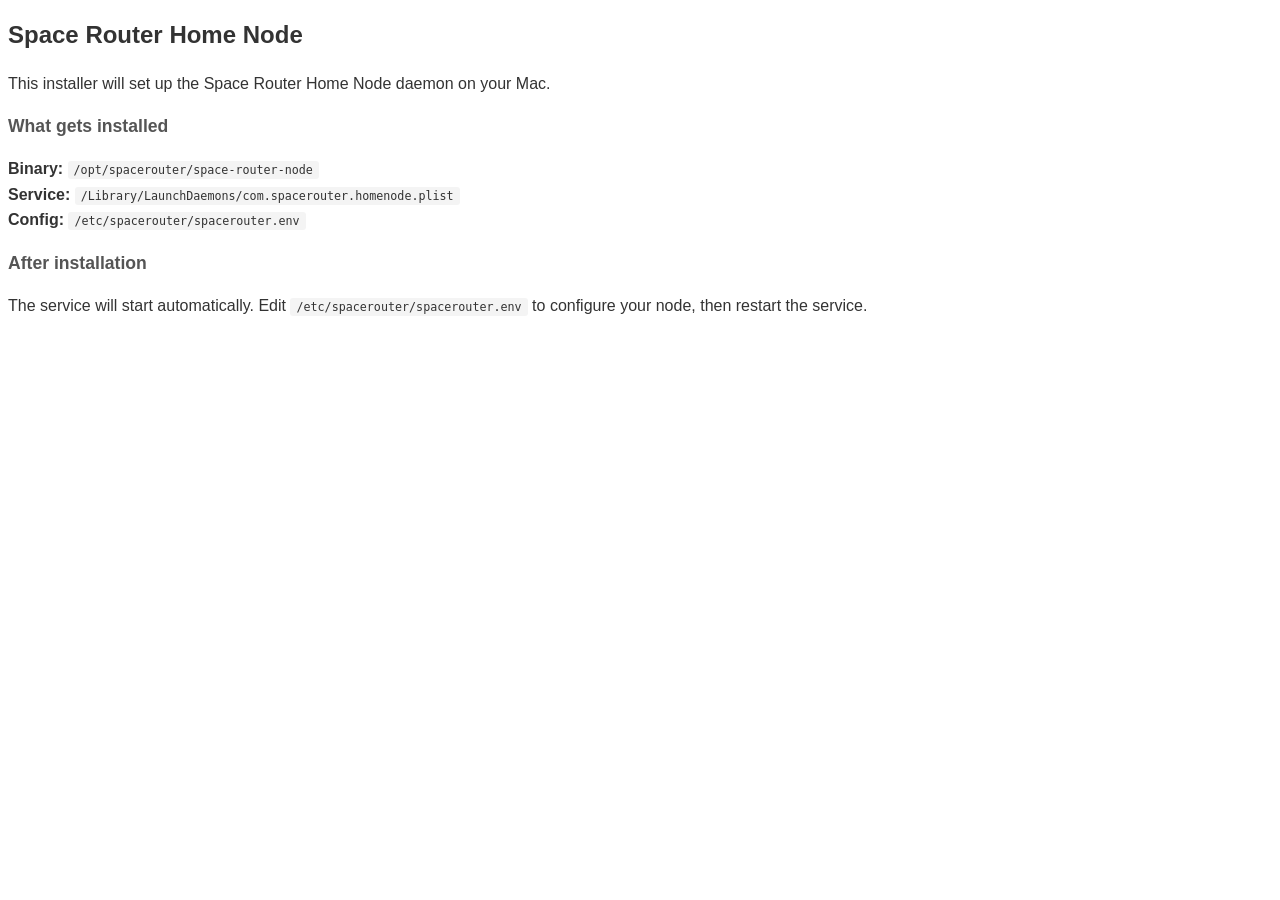
<file: packaging/macos/resources/welcome.html>
<!DOCTYPE html>
<html>
<head>
    <meta charset="utf-8">
    <style>
        body { font-family: -apple-system, BlinkMacSystemFont, "Segoe UI", Helvetica, Arial, sans-serif; line-height: 1.6; color: #333; }
        h1 { font-size: 1.5em; }
        h2 { font-size: 1.1em; color: #555; }
        code { background: #f4f4f4; padding: 2px 6px; border-radius: 3px; font-size: 0.9em; }
    </style>
</head>
<body>
    <h1>Space Router Home Node</h1>
    <p>This installer will set up the Space Router Home Node daemon on your Mac.</p>

    <h2>What gets installed</h2>
    <p>
        <strong>Binary:</strong> <code>/opt/spacerouter/space-router-node</code><br>
        <strong>Service:</strong> <code>/Library/LaunchDaemons/com.spacerouter.homenode.plist</code><br>
        <strong>Config:</strong> <code>/etc/spacerouter/spacerouter.env</code>
    </p>

    <h2>After installation</h2>
    <p>The service will start automatically. Edit <code>/etc/spacerouter/spacerouter.env</code> to configure your node, then restart the service.</p>
</body>
</html>
</file>
